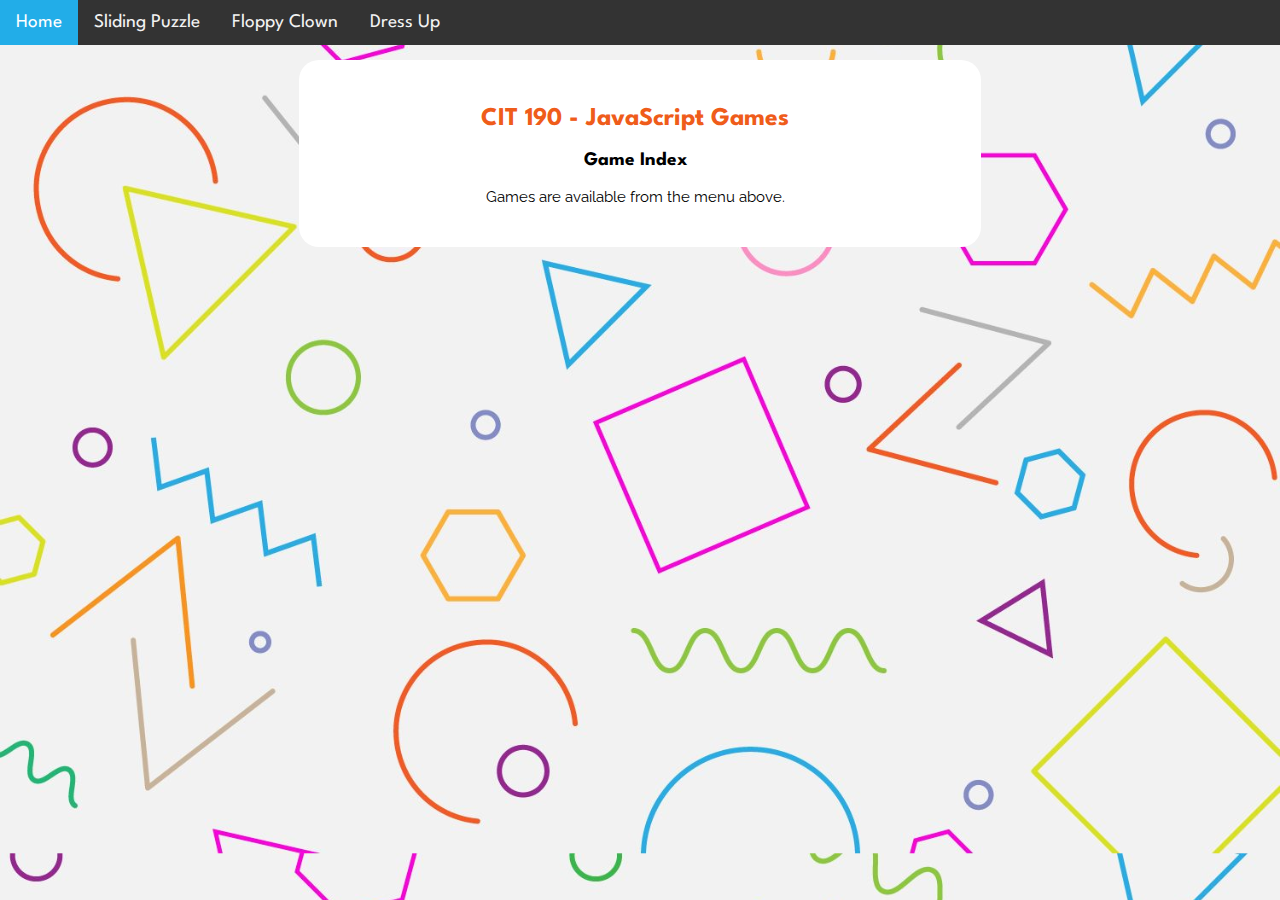
<file: final/index.html>
<!DOCTYPE html>
<html>
<head>
<meta name="viewport" content="width=device-width, initial-scale=1">
<link rel="stylesheet" href="https://cdnjs.cloudflare.com/ajax/libs/font-awesome/4.7.0/css/font-awesome.min.css">
<link rel="stylesheet" href="css/index.css">
<title>Game Index</title>
</head>
<body>
<!--audience: anyone interested in simple online games
design layout: top navigation bar that links to the game pages
color scheme: neon, colors chosen from background image-->
<div class="topnav" id="myTopnav">
  <a href="#" class="active">Home</a>
  <a href="slidingPuzzle/slidingPuzzle.html">Sliding Puzzle</a>
  <a href="floppyClown/floppyClown.html">Floppy Clown</a>
  <a href="dressUp/dressUp.html">Dress Up</a>
  <a href="javascript:void(0);" class="icon" onclick="myFunction()">
    <i class="fa fa-bars"></i>
  </a>
</div>
<br>
<div id="main" style="padding-left:16px">
    <h2>CIT 190 - JavaScript Games</h2>
    <h3>Game Index</h3>
    <p>Games are available from the menu above.</p>
</div>

<script>
function myFunction() {
  var x = document.getElementById("myTopnav");
  if (x.className === "topnav") {
    x.className += " responsive";
  } else {
    x.className = "topnav";
  }
}
</script>

</body>
</html>
</file>
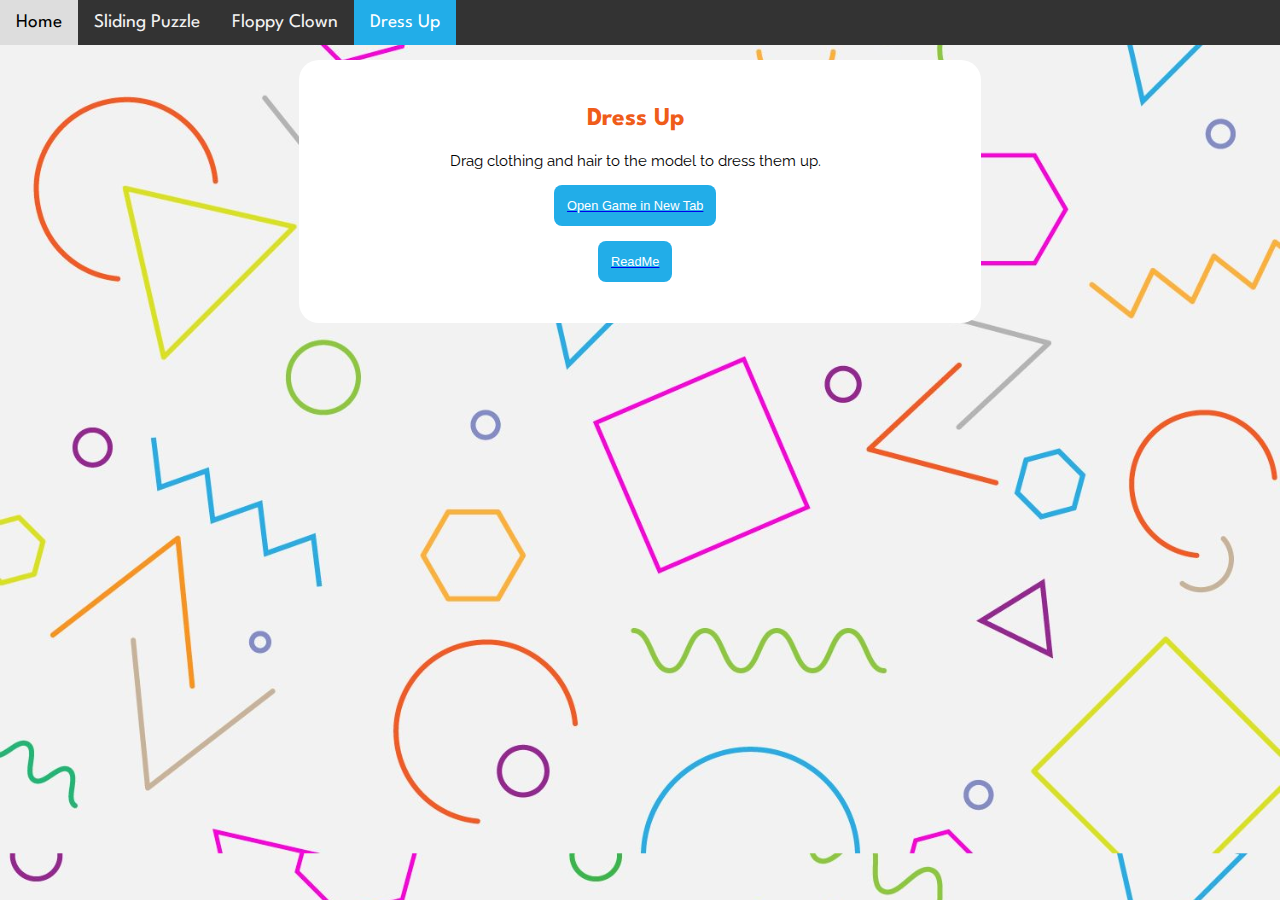
<file: final/dressUp/dressUp.html>
<!DOCTYPE html>
<html>
<head>
<meta name="viewport" content="width=device-width, initial-scale=1">
<link rel="stylesheet" href="https://cdnjs.cloudflare.com/ajax/libs/font-awesome/4.7.0/css/font-awesome.min.css">
<link rel="stylesheet" href="css/index.css">
<title>Game Index</title>
</head>
<body>

<div class="topnav" id="myTopnav">
  <a href="../index.html">Home</a>
  <a href="../slidingPuzzle/slidingPuzzle.html">Sliding Puzzle</a>
  <a href="../floppyClown/floppyClown.html">Floppy Clown</a>
  <a href="#" class="active">Dress Up</a>
  <a href="javascript:void(0);" class="icon" onclick="myFunction()">
    <i class="fa fa-bars"></i>
  </a>
</div>
<br>
<div id="main" style="padding-left:16px;">
  <h2>Dress Up</h2>
    <p>Drag clothing and hair to the model to dress them up.</p>
    <p><a href="dressUpWindow.html" target="_blank">
      <input type="button" class="button" value="Open Game in New Tab" />
      </a></p>
      <p><a href="readme.txt">
        <input type="button" class="button" value="ReadMe"/>
      </a></p>
</div>

<script>
function myFunction() {
  var x = document.getElementById("myTopnav");
  if (x.className === "topnav") {
    x.className += " responsive";
  } else {
    x.className = "topnav";
  }
}
</script>

</body>
</html>
</file>
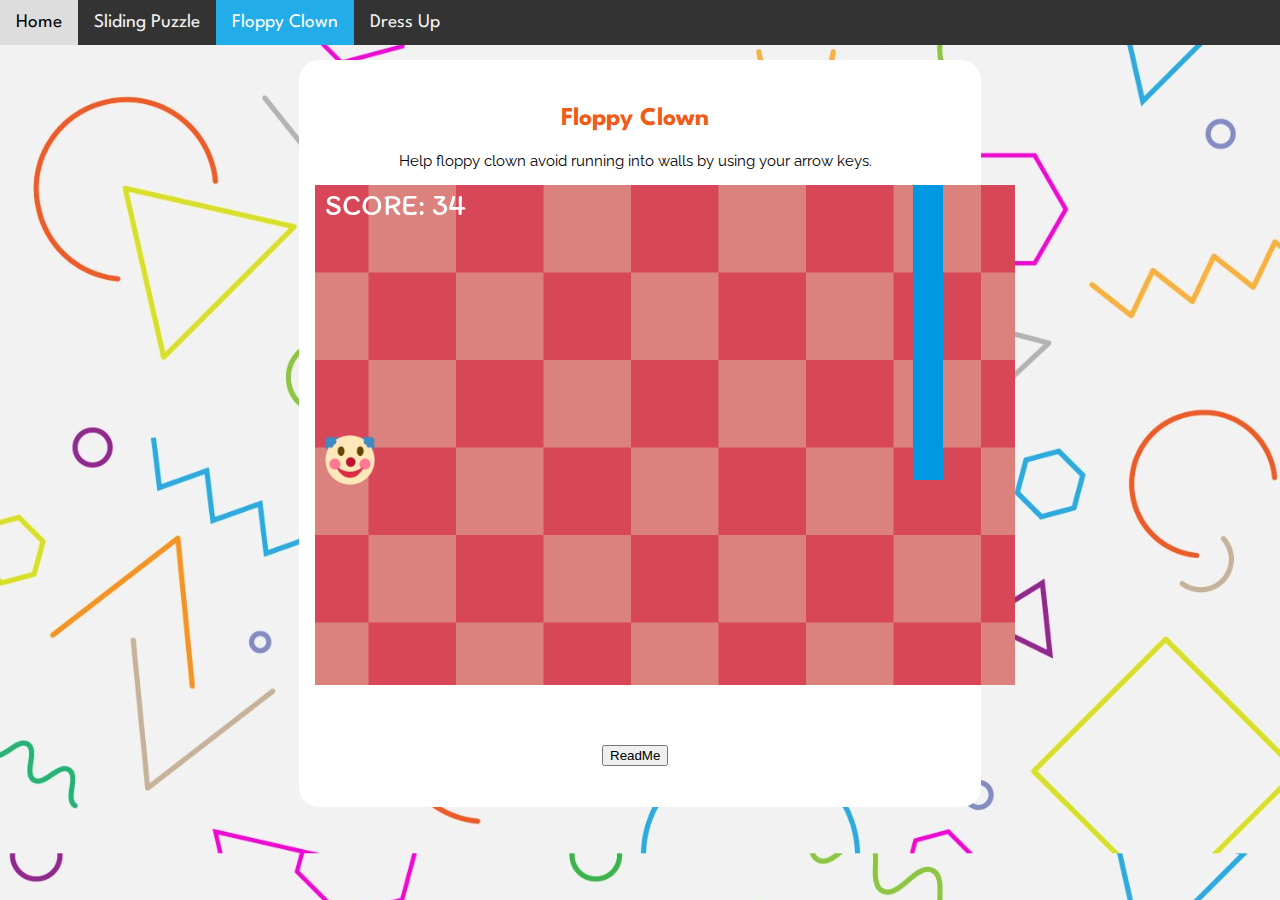
<file: final/floppyClown/floppyClown.html>
<!DOCTYPE html>
<html>
<head>
<meta name="viewport" content="width=device-width, initial-scale=1">
<link rel="stylesheet" href="https://cdnjs.cloudflare.com/ajax/libs/font-awesome/4.7.0/css/font-awesome.min.css">
<link href="https://fonts.googleapis.com/css?family=Itim&display=swap" rel="stylesheet">
<link rel="stylesheet" href="css/index.css">
<title>Floppy Clown</title>
</head>
<body onload="startGame()">

<div class="topnav" id="myTopnav">
  <a href="../index.html">Home</a>
  <a href="../slidingPuzzle/slidingPuzzle.html">Sliding Puzzle</a>
  <a href="#" class="active">Floppy Clown</a>
  <a href="../dressUp/dressUp.html">Dress Up</a>
  <a href="javascript:void(0);" class="icon" onclick="myFunction()">
    <i class="fa fa-bars"></i>
  </a>
</div>
<br>
<div id="main" style="padding-left:16px">
    <h2>Floppy Clown</h2>
    <p>Help floppy clown avoid running into walls by using your arrow keys.</p> 
    <div>
      <canvas id="canvas">Your browser does not support the HTML5 canvas tag.</canvas>
  </div>
  <div>
          <button id="playAgain" onclick="location=URL" style="display: block;border: none;border-radius: 8px;background-color: #22ADE8;color: white;margin: auto;
          padding: 2%;font-size: 1vw;">Play Again</button>
          <p><a href="readme.txt">
            <input type="button" class="button" value="ReadMe"/>
          </a></p>
      </div>
  <script src="js/canvasGame.js"></script>
</div>

<script>
function myFunction() {
  var x = document.getElementById("myTopnav");
  if (x.className === "topnav") {
    x.className += " responsive";
  } else {
    x.className = "topnav";
  }
}
</script>

</body>
</html>
</file>
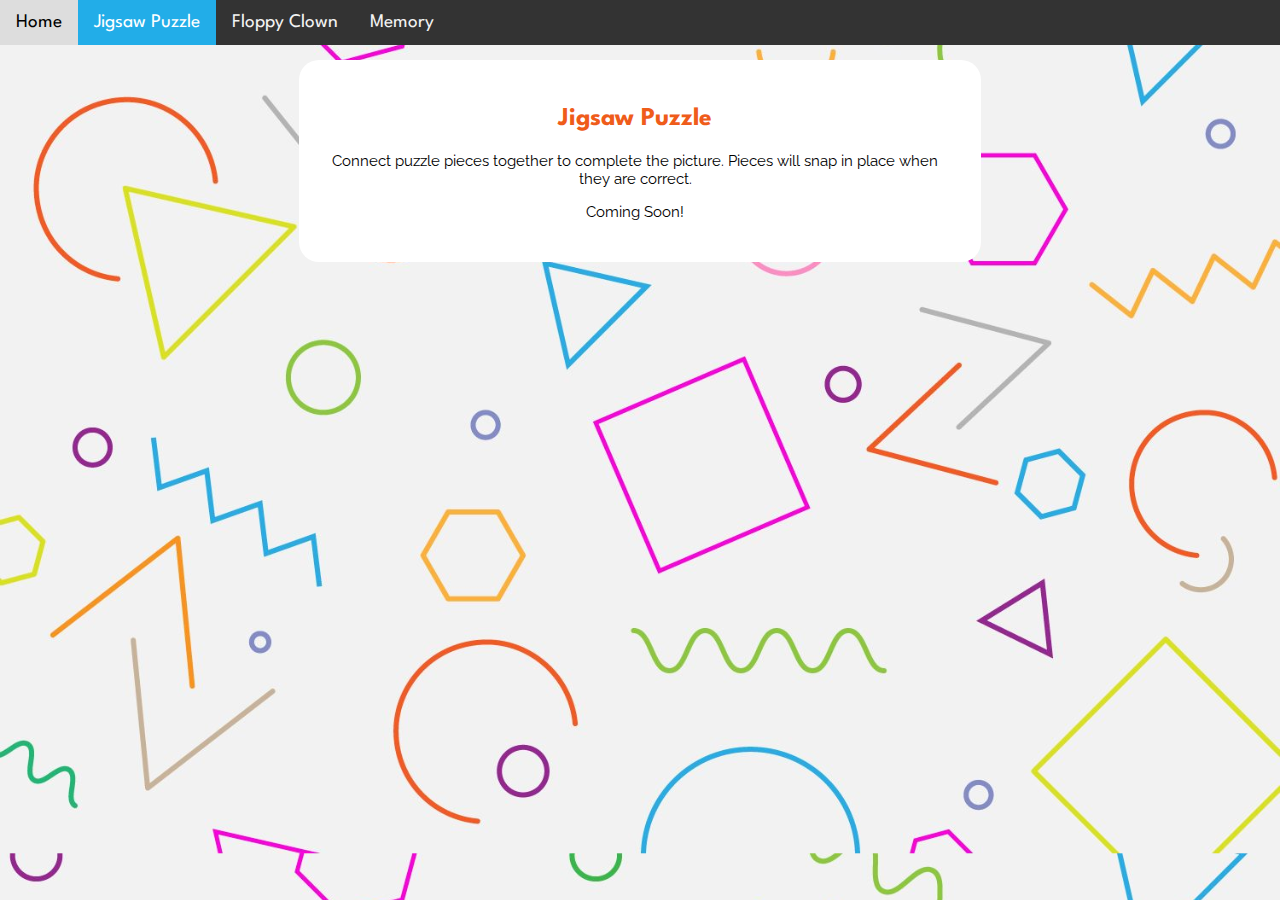
<file: final/jigsaw/jigsaw.html>
<!DOCTYPE html>
<html>
<head>
<meta name="viewport" content="width=device-width, initial-scale=1">
<link rel="stylesheet" href="https://cdnjs.cloudflare.com/ajax/libs/font-awesome/4.7.0/css/font-awesome.min.css">
<link rel="stylesheet" href="css/index.css">
<title>Game Index</title>
</head>
<body>

<div class="topnav" id="myTopnav">
  <a href="../index.html">Home</a>
  <a href="#" class="active">Jigsaw Puzzle</a>
  <a href="../floppyClown/floppyClown.html">Floppy Clown</a>
  <a href="../memory/memory.html">Memory</a>
  <a href="javascript:void(0);" class="icon" onclick="myFunction()">
    <i class="fa fa-bars"></i>
  </a>
</div>
<br>
<div id="main" style="padding-left:16px">
  <h2>Jigsaw Puzzle</h2>
  <p>Connect puzzle pieces together to complete the picture. Pieces will snap in place when they are correct.</p>
  <p>Coming Soon!</p>
</div>

<script>
function myFunction() {
  var x = document.getElementById("myTopnav");
  if (x.className === "topnav") {
    x.className += " responsive";
  } else {
    x.className = "topnav";
  }
}
</script>

</body>
</html>
</file>
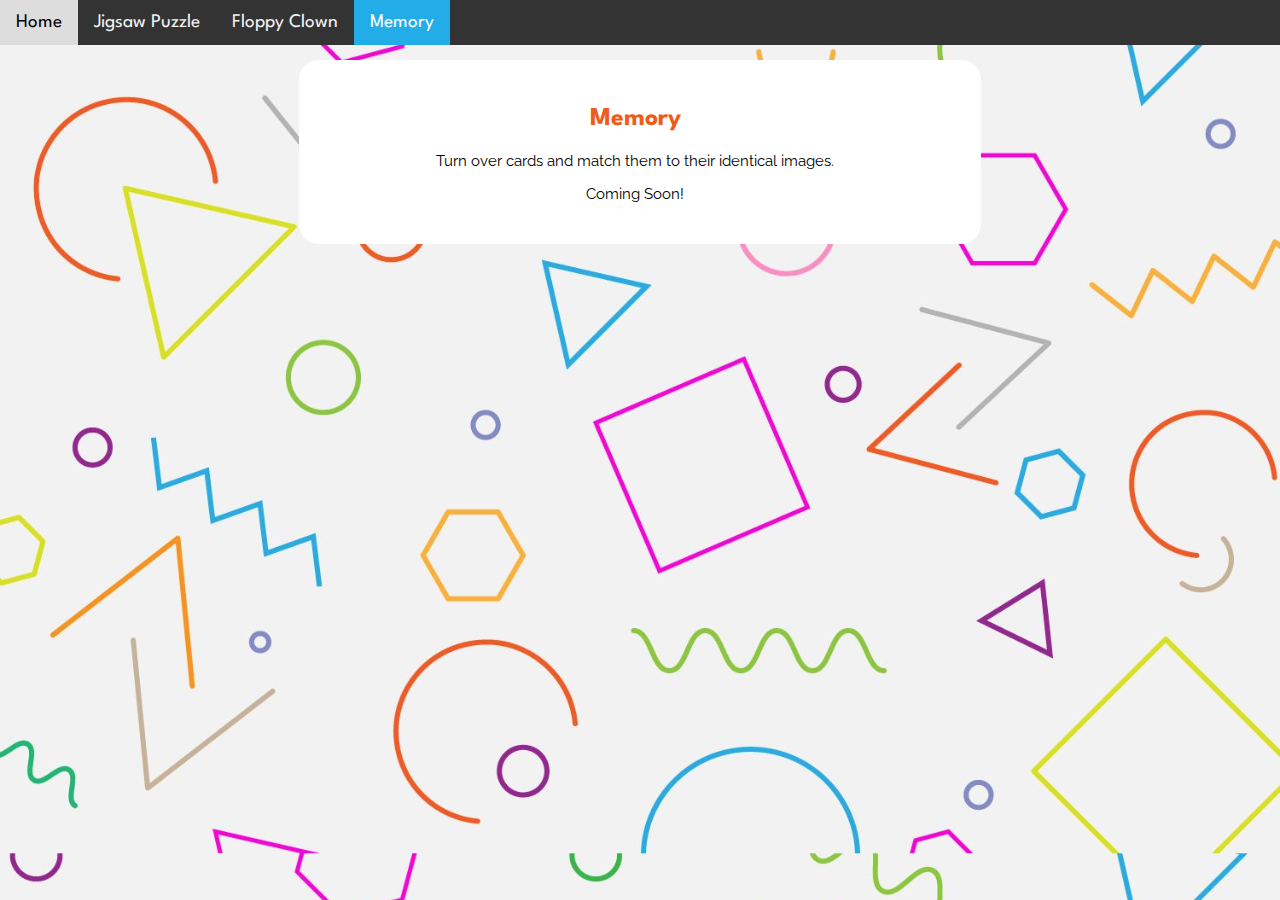
<file: final/memory/memory.html>
<!DOCTYPE html>
<html>
<head>
<meta name="viewport" content="width=device-width, initial-scale=1">
<link rel="stylesheet" href="https://cdnjs.cloudflare.com/ajax/libs/font-awesome/4.7.0/css/font-awesome.min.css">
<link rel="stylesheet" href="css/index.css">
<title>Game Index</title>
</head>
<body>

<div class="topnav" id="myTopnav">
  <a href="../index.html">Home</a>
  <a href="../jigsaw/jigsaw.html">Jigsaw Puzzle</a>
  <a href="../floppyClown/floppyClown.html">Floppy Clown</a>
  <a href="#" class="active">Memory</a>
  <a href="javascript:void(0);" class="icon" onclick="myFunction()">
    <i class="fa fa-bars"></i>
  </a>
</div>
<br>
<div id="main" style="padding-left:16px">
    <h2>Memory</h2>
    <p>Turn over cards and match them to their identical images.</p>
    <p>Coming Soon!</p>
</div>

<script>
function myFunction() {
  var x = document.getElementById("myTopnav");
  if (x.className === "topnav") {
    x.className += " responsive";
  } else {
    x.className = "topnav";
  }
}
</script>

</body>
</html>
</file>
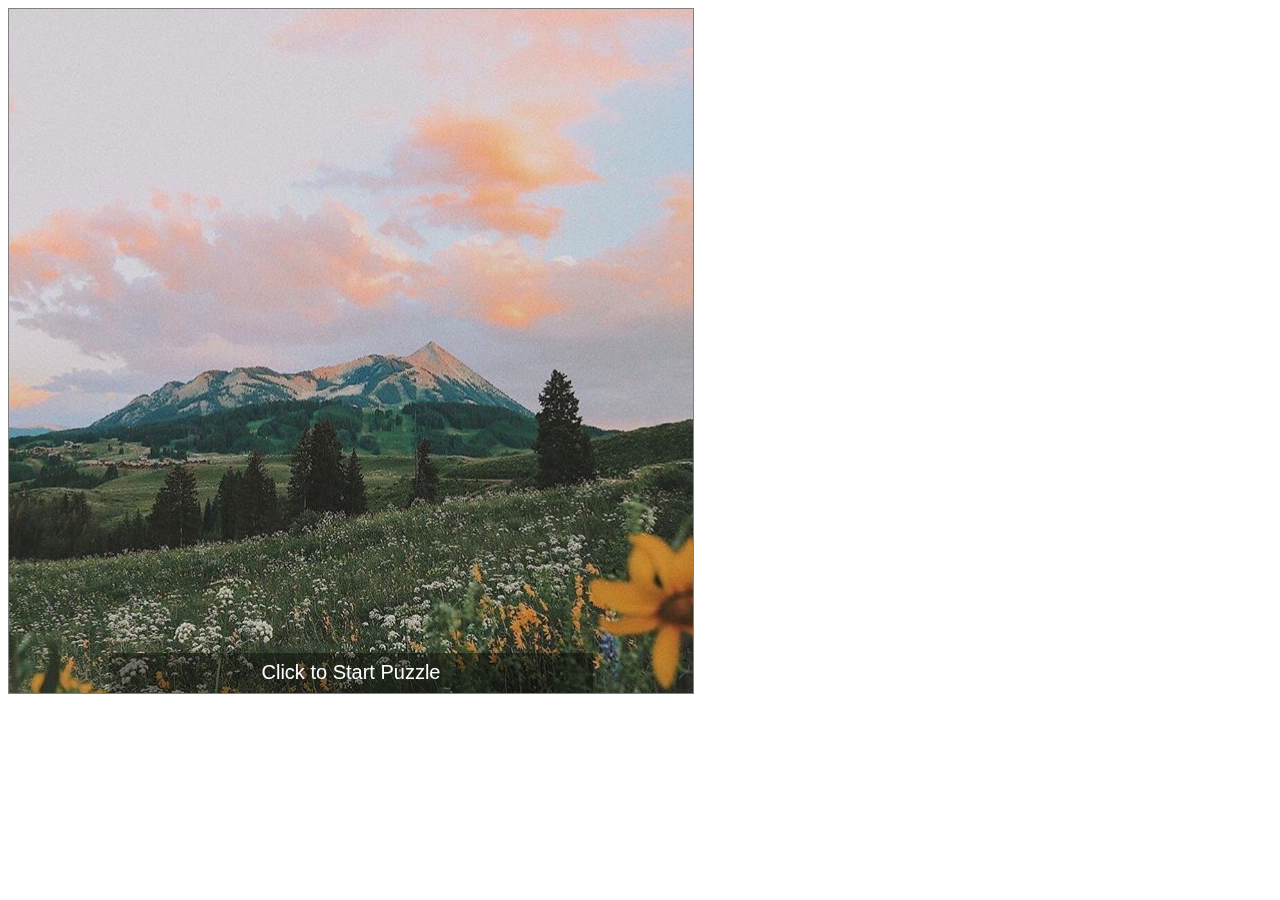
<file: final/slidingPuzzle/gameWindow.html>
<!DOCTYPE html>
<html>
<head>
<meta name="viewport" content="width=device-width, initial-scale=1">
<link rel="stylesheet" href="https://cdnjs.cloudflare.com/ajax/libs/font-awesome/4.7.0/css/font-awesome.min.css">
<title>Game Index</title>
</head>
<body onload="startGame()">
<div> 
    <canvas id="canvas">Your browser does not support the HTML5 canvas tag.</canvas>
    <script src="js/sliding.js"></script>
  </div>
</body>
</html>
</file>
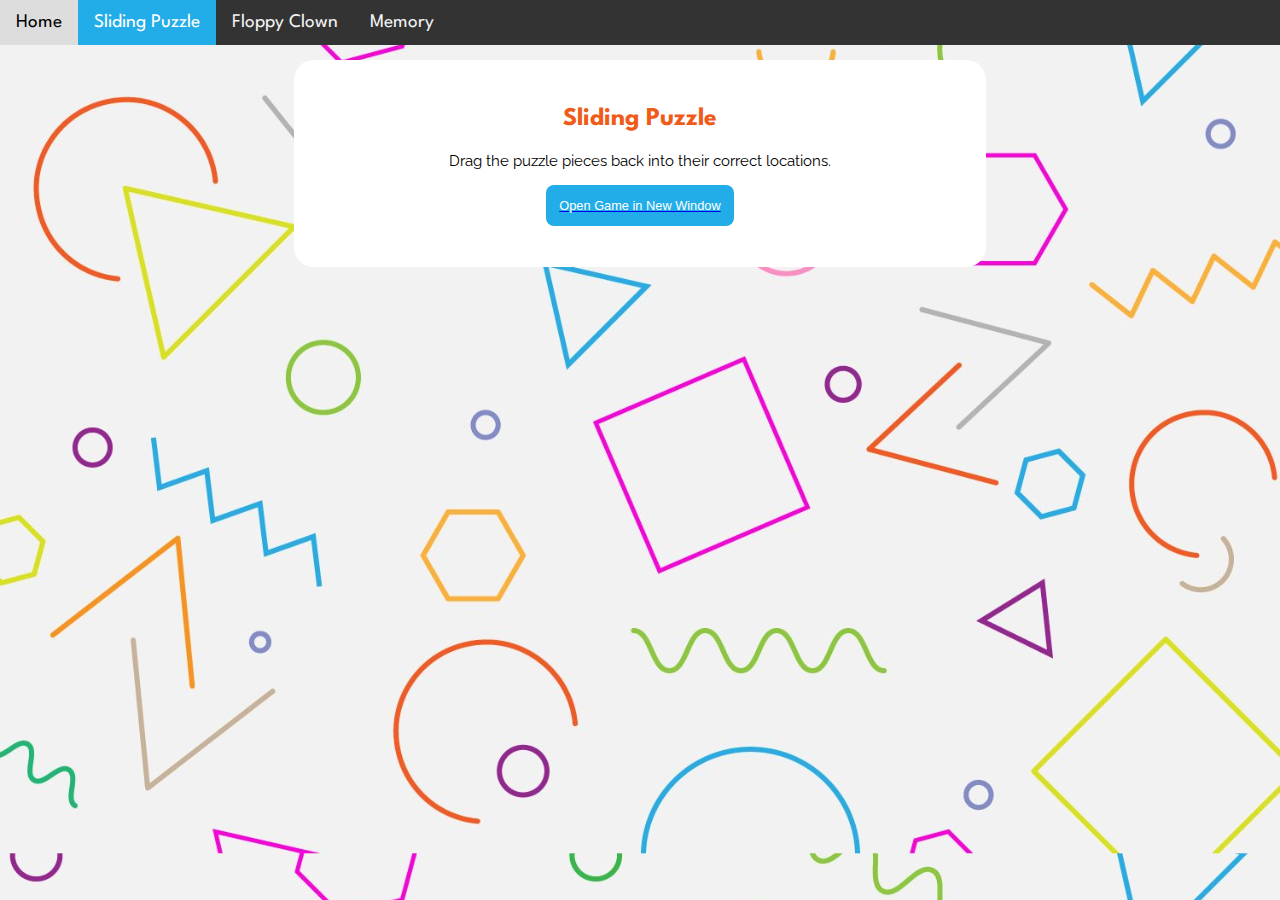
<file: final/slidingPuzzle/slidingPuzzle.html>
<!DOCTYPE html>
<html>
<head>
<meta name="viewport" content="width=device-width, initial-scale=1">
<link rel="stylesheet" href="https://cdnjs.cloudflare.com/ajax/libs/font-awesome/4.7.0/css/font-awesome.min.css">
<link rel="stylesheet" href="css/index.css">
<title>Game Index</title>
</head>
<body>

<div class="topnav" id="myTopnav">
  <a href="../index.html">Home</a>
  <a href="#" class="active">Sliding Puzzle</a>
  <a href="../floppyClown/floppyClown.html">Floppy Clown</a>
  <a href="../memory/memory.html">Memory</a>
  <a href="javascript:void(0);" class="icon" onclick="myFunction()">
    <i class="fa fa-bars"></i>
  </a>
</div>
<br>

<div id="main">
  <h2>Sliding Puzzle</h2>
  <p>Drag the puzzle pieces back into their correct locations. </p>
  <p><a href="gameWindow.html" target="_blank">
    <input type="button" class="button" value="Open Game in New Window" />
    </a></p>
</div>

<script>
function myFunction() {
  var x = document.getElementById("myTopnav");
  if (x.className === "topnav") {
    x.className += " responsive";
  } else {
    x.className = "topnav";
  }
}
</script>

</body>
</html>
</file>
<file: final/css/index.css>
@import url('https://fonts.googleapis.com/css?family=Raleway|Spartan&display=swap');
h2{
    font-size: 2vw;
    color: #EF5C1A;
}
h3{
    font-size: 1.5vw;
}
body{
    margin: 0;
    font-family: 'Spartan', sans-serif;
    justify-content:space-between;
    text-align:center;
    background-image: url('../media/background.jpg');
    background-repeat: repeat;
    background-size: cover;
}
p{
    font-size: 1.2vw;
    font-family: 'Raleway', sans-serif;
}
div{
    flex:1;
}
#main{
    background-color:white;
    padding:2%;
    border-radius: 20px; 
    max-width: 50%;
    margin:auto;
}
.topnav {
    overflow: hidden;
   background-color: #333;
}  
.topnav a {
    float: left;
    display: block;
    color: #f2f2f2;
    text-align: center;
    padding: 14px 16px;
    text-decoration: none;
    font-size: 1.5vw;
}
.topnav a:hover {
    background-color: #ddd;
    color: black;
}
.topnav a.active {
    background-color: #22ADE8;
    color: white;
}
.topnav .icon {
    display: none;
}  
@media screen and (max-width: 600px) {
    .topnav a:not(:first-child) {display: none;}
    .topnav a.icon {
      float: right;
      display: block;
    }
}
@media screen and (max-width: 600px) {
    .topnav.responsive {position: relative;}
    .topnav.responsive .icon {
      position: absolute;
      right: 0;
      top: 0;
    }
    .topnav.responsive a {
      float: none;
      display: block;
      text-align: left;
    }
}
</file>
<file: final/dressUp/css/index.css>
@import url('https://fonts.googleapis.com/css?family=Raleway|Spartan&display=swap');
h2{
    font-size: 2vw;
    color: #EF5C1A;
}
h3{
    font-size: 1.5vw;
}
body{
    margin: 0;
    font-family: 'Spartan', sans-serif;
    justify-content:space-between;
    text-align:center;
    background-image: url('../media/background.jpg');
    background-repeat: repeat;
    background-size: cover;
}
p{
    font-size: 1.2vw;
    font-family: 'Raleway', sans-serif;
}
div{
    flex:1;
}
#main{
    background-color:white;
    padding:2%;
    border-radius: 20px; 
    max-width: 50%;
    margin:auto;
}
.topnav {
    overflow: hidden;
   background-color: #333;
}  
.topnav a {
    float: left;
    display: block;
    color: #f2f2f2;
    text-align: center;
    padding: 14px 16px;
    text-decoration: none;
    font-size: 1.5vw;
}
.topnav a:hover {
    background-color: #ddd;
    color: black;
}
.topnav a.active {
    background-color: #22ADE8;
    color: white;
}
.topnav .icon {
    display: none;
}  
.button{
    display: block;
    border: none;
    border-radius: 8px;
    background-color: #22ADE8;
    color: white;
    margin: auto;
    padding: 2%;
    font-size: 1vw;
}
@media screen and (max-width: 600px) {
    .topnav a:not(:first-child) {display: none;}
    .topnav a.icon {
      float: right;
      display: block;
    }
}
@media screen and (max-width: 600px) {
    .topnav.responsive {position: relative;}
    .topnav.responsive .icon {
      position: absolute;
      right: 0;
      top: 0;
    }
    .topnav.responsive a {
      float: none;
      display: block;
      text-align: left;
    }
}
</file>
<file: final/floppyClown/css/index.css>
@import url('https://fonts.googleapis.com/css?family=Raleway|Spartan&display=swap');
h2{
    font-size: 2vw;
    color: #EF5C1A;
}
h3{
    font-size: 1.5vw;
}
body{
    margin: 0;
    font-family: 'Spartan', sans-serif;
    justify-content:space-between;
    text-align:center;
    background-image: url('../media/background.jpg');
    background-repeat: repeat;
    background-size: cover;
}
p{
    font-size: 1.2vw;
    font-family: 'Raleway', sans-serif;
}
div{
    flex:1;
}
#main{
    background-color:white;
    padding:2%;
    border-radius: 20px; 
    max-width: 50%;
    margin:auto;
}
.topnav {
    overflow: hidden;
   background-color: #333;
}  
.topnav a {
    float: left;
    display: block;
    color: #f2f2f2;
    text-align: center;
    padding: 14px 16px;
    text-decoration: none;
    font-size: 1.5vw;
}
.topnav a:hover {
    background-color: #ddd;
    color: black;
}
.topnav a.active {
    background-color: #22ADE8;
    color: white;
}
.topnav .icon {
    display: none;
}  
@media screen and (max-width: 600px) {
    .topnav a:not(:first-child) {display: none;}
    .topnav a.icon {
      float: right;
      display: block;
    }
}
@media screen and (max-width: 600px) {
    .topnav.responsive {position: relative;}
    .topnav.responsive .icon {
      position: absolute;
      right: 0;
      top: 0;
    }
    .topnav.responsive a {
      float: none;
      display: block;
      text-align: left;
    }
}
</file>
<file: final/jigsaw/css/index.css>
@import url('https://fonts.googleapis.com/css?family=Raleway|Spartan&display=swap');
h2{
    font-size: 2vw;
    color: #EF5C1A;
}
h3{
    font-size: 1.5vw;
}
body{
    margin: 0;
    font-family: 'Spartan', sans-serif;
    justify-content:space-between;
    text-align:center;
    background-image: url('../media/background.jpg');
    background-repeat: repeat;
    background-size: cover;
}
p{
    font-size: 1.2vw;
    font-family: 'Raleway', sans-serif;
}
div{
    flex:1;
}
#main{
    background-color:white;
    padding:2%;
    border-radius: 20px; 
    max-width: 50%;
    margin:auto;
}
.topnav {
    overflow: hidden;
   background-color: #333;
}  
.topnav a {
    float: left;
    display: block;
    color: #f2f2f2;
    text-align: center;
    padding: 14px 16px;
    text-decoration: none;
    font-size: 1.5vw;
}
.topnav a:hover {
    background-color: #ddd;
    color: black;
}
.topnav a.active {
    background-color: #22ADE8;
    color: white;
}
.topnav .icon {
    display: none;
}  
@media screen and (max-width: 600px) {
    .topnav a:not(:first-child) {display: none;}
    .topnav a.icon {
      float: right;
      display: block;
    }
}
@media screen and (max-width: 600px) {
    .topnav.responsive {position: relative;}
    .topnav.responsive .icon {
      position: absolute;
      right: 0;
      top: 0;
    }
    .topnav.responsive a {
      float: none;
      display: block;
      text-align: left;
    }
}
</file>
<file: final/memory/css/index.css>
@import url('https://fonts.googleapis.com/css?family=Raleway|Spartan&display=swap');
h2{
    font-size: 2vw;
    color: #EF5C1A;
}
h3{
    font-size: 1.5vw;
}
body{
    margin: 0;
    font-family: 'Spartan', sans-serif;
    justify-content:space-between;
    text-align:center;
    background-image: url('../media/background.jpg');
    background-repeat: repeat;
    background-size: cover;
}
p{
    font-size: 1.2vw;
    font-family: 'Raleway', sans-serif;
}
div{
    flex:1;
}
#main{
    background-color:white;
    padding:2%;
    border-radius: 20px; 
    max-width: 50%;
    margin:auto;
}
.topnav {
    overflow: hidden;
   background-color: #333;
}  
.topnav a {
    float: left;
    display: block;
    color: #f2f2f2;
    text-align: center;
    padding: 14px 16px;
    text-decoration: none;
    font-size: 1.5vw;
}
.topnav a:hover {
    background-color: #ddd;
    color: black;
}
.topnav a.active {
    background-color: #22ADE8;
    color: white;
}
.topnav .icon {
    display: none;
}  
@media screen and (max-width: 600px) {
    .topnav a:not(:first-child) {display: none;}
    .topnav a.icon {
      float: right;
      display: block;
    }
}
@media screen and (max-width: 600px) {
    .topnav.responsive {position: relative;}
    .topnav.responsive .icon {
      position: absolute;
      right: 0;
      top: 0;
    }
    .topnav.responsive a {
      float: none;
      display: block;
      text-align: left;
    }
}
</file>
<file: final/slidingPuzzle/css/index.css>
@import url('https://fonts.googleapis.com/css?family=Raleway|Spartan&display=swap');
h2{
    font-size: 2vw;
    color: #EF5C1A;
}
h3{
    font-size: 1.5vw;
}
body{
    margin: 0;
    font-family: 'Spartan', sans-serif;
    justify-content:space-between;
    text-align:center;
    background-image: url('../media/background.jpg');
    background-repeat: repeat;
    background-size: cover;
}
p{
    font-size: 1.2vw;
    font-family: 'Raleway', sans-serif;
}
div{
    flex:1;
}
#main{
    background-color:white;
    padding:2%;
    border-radius: 20px; 
    max-width: 50%;
    margin:auto;
}
.topnav {
    overflow: hidden;
   background-color: #333;
}  
.topnav a {
    float: left;
    display: block;
    color: #f2f2f2;
    text-align: center;
    padding: 14px 16px;
    text-decoration: none;
    font-size: 1.5vw;
}
.topnav a:hover {
    background-color: #ddd;
    color: black;
}
.topnav a.active {
    background-color: #22ADE8;
    color: white;
}
.topnav .icon {
    display: none;
}  
.button{
    display: block;
    border: none;
    border-radius: 8px;
    background-color: #22ADE8;
    color: white;
    margin: auto;
    padding: 2%;
    font-size: 1vw;
}
@media screen and (max-width: 600px) {
    .topnav a:not(:first-child) {display: none;}
    .topnav a.icon {
      float: right;
      display: block;
    }
}
@media screen and (max-width: 600px) {
    .topnav.responsive {position: relative;}
    .topnav.responsive .icon {
      position: absolute;
      right: 0;
      top: 0;
    }
    .topnav.responsive a {
      float: none;
      display: block;
      text-align: left;
    }
}
</file>
